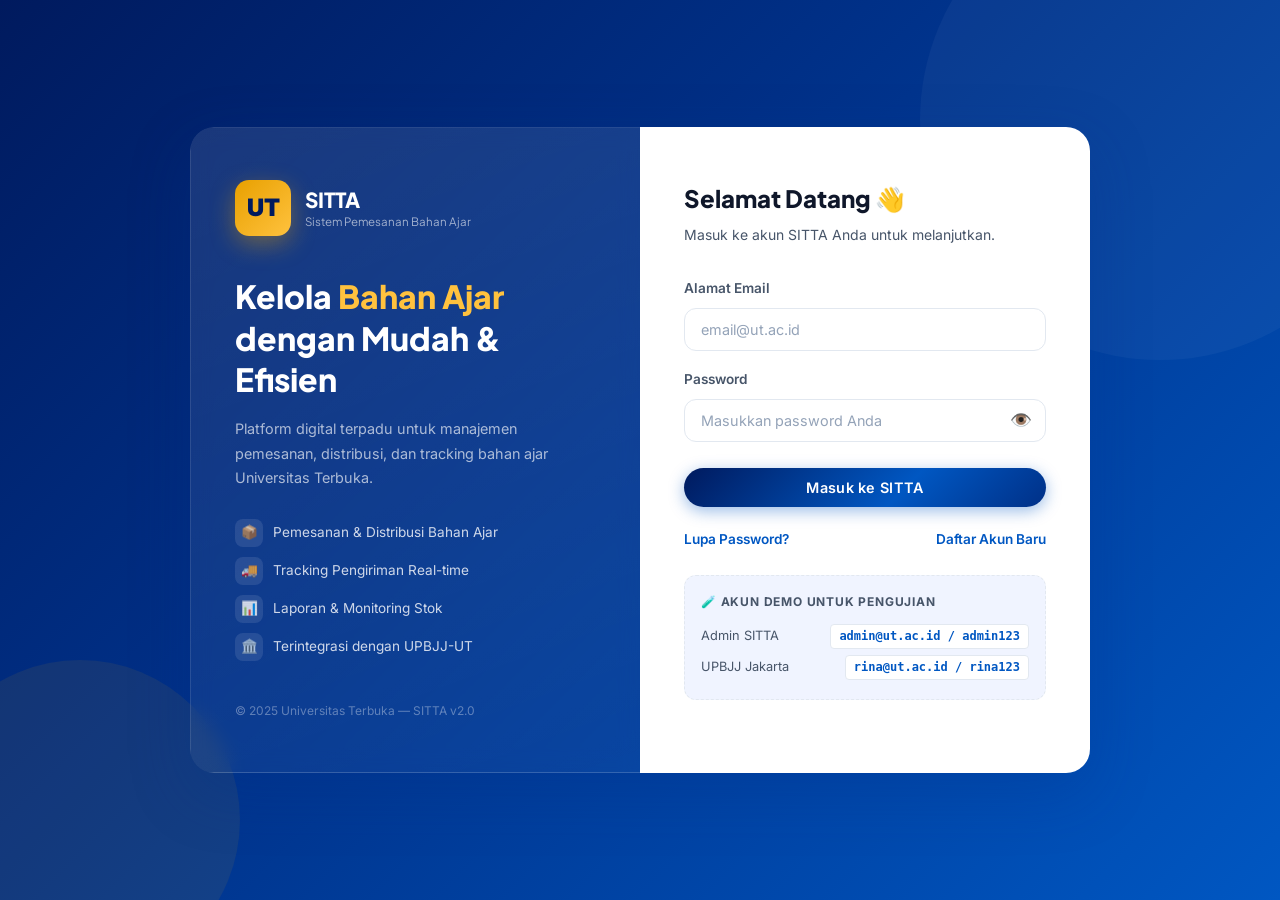
<file: index.html>
<!DOCTYPE html>
<html lang="id">
<head>
  <meta charset="UTF-8">
  <meta name="viewport" content="width=device-width, initial-scale=1.0">
  <meta name="description" content="Login ke SITTA - Sistem Pemesanan Bahan Ajar Universitas Terbuka. Kelola pemesanan modul dan bahan ajar secara digital.">
  <title>Login — SITTA Universitas Terbuka</title>
  <link rel="stylesheet" href="css/style.css">
</head>
<body>

  <!-- ── LOADING OVERLAY ───────────────────────────────── -->
  <div id="loadingOverlay">
    <div class="loading-spinner"></div>
    <p class="loading-teks">Memverifikasi akun...</p>
  </div>

  <!-- ── TOAST CONTAINER ───────────────────────────────── -->
  <div id="toastContainer"></div>

  <!-- ── MODAL: LOGIN GAGAL ─────────────────────────────── -->
  <div id="modalLoginGagal" class="modal-overlay">
    <div class="modal-box modal-tengah">
      <span class="modal-ikon">❌</span>
      <h2 class="modal-judul">Login Gagal</h2>
      <p class="modal-teks">
        Email / password yang Anda masukkan <strong>salah</strong>.<br>
        Periksa kembali dan coba lagi.
      </p>
      <div class="modal-footer">
        <button id="btnTutupLoginGagal" class="btn btn-primer btn-penuh">Coba Lagi</button>
      </div>
    </div>
  </div>

  <!-- ── MODAL: LUPA PASSWORD ───────────────────────────── -->
  <div id="modalLupaPassword" class="modal-overlay">
    <div class="modal-box">
      <div class="modal-header">
        <h2 class="modal-judul">🔑 Lupa Password?</h2>
        <button class="btn-tutup-modal link-teks" data-modal="modalLupaPassword">✕</button>
      </div>
      <p class="modal-teks">
        Hubungi administrator SITTA untuk mereset password Anda. Sertakan email terdaftar saat menghubungi admin.
      </p>
      <div class="form-group">
        <label class="form-label" for="emailReset">Email Terdaftar</label>
        <input type="email" id="emailReset" class="form-input" placeholder="contoh@ut.ac.id">
      </div>
      <div class="modal-footer">
        <button class="btn btn-sekunder btn-tutup-modal" data-modal="modalLupaPassword">Batal</button>
        <button class="btn btn-primer" onclick="tampilkanToast('Permintaan reset password telah dikirim ke email admin.','success'); tutupModal('modalLupaPassword')">Kirim Permintaan</button>
      </div>
    </div>
  </div>

  <!-- ── MODAL: DAFTAR ──────────────────────────────────── -->
  <div id="modalDaftar" class="modal-overlay">
    <div class="modal-box">
      <div class="modal-header">
        <h2 class="modal-judul">📝 Pendaftaran Akun</h2>
        <button class="btn-tutup-modal link-teks" data-modal="modalDaftar">✕</button>
      </div>
      <p class="modal-teks">
        Pendaftaran akun SITTA dilakukan oleh Administrator. Silakan hubungi admin pusat Universitas Terbuka untuk mendapatkan akses.
      </p>
      <div style="background:#EFF6FF; border-radius:12px; padding:16px; margin-bottom:16px;">
        <p style="font-size:0.85rem; color:#1E3A8A; font-weight:500; margin-bottom:6px;">📞 Kontak Administrator</p>
        <p style="font-size:0.85rem; color:#1E40AF;">Email: <strong>admin-sitta@ut.ac.id</strong></p>
        <p style="font-size:0.85rem; color:#1E40AF;">Telp: <strong>(021) 1800-123</strong></p>
      </div>
      <div class="modal-footer">
        <button class="btn btn-primer btn-penuh btn-tutup-modal" data-modal="modalDaftar">Mengerti</button>
      </div>
    </div>
  </div>

  <!-- ══════════════════════════════════════════════════════
       KONTEN HALAMAN LOGIN
       ══════════════════════════════════════════════════════ -->
  <div class="login-page">
    <div class="login-kontainer">

      <!-- PANEL KIRI — Branding -->
      <div class="login-panel-kiri">
        <div>
          <div class="login-logo-area">
            <div class="login-logo">UT</div>
            <div class="login-nama-sistem">
              SITTA
              <small>Sistem Pemesanan Bahan Ajar</small>
            </div>
          </div>

          <div class="login-hero-teks">
            <h1>Kelola <span>Bahan Ajar</span> dengan Mudah &amp; Efisien</h1>
            <p>
              Platform digital terpadu untuk manajemen pemesanan, distribusi, dan
              tracking bahan ajar Universitas Terbuka.
            </p>
            <ul class="login-fitur-list">
              <li>
                <span class="fitur-ikon">📦</span>
                Pemesanan &amp; Distribusi Bahan Ajar
              </li>
              <li>
                <span class="fitur-ikon">🚚</span>
                Tracking Pengiriman Real-time
              </li>
              <li>
                <span class="fitur-ikon">📊</span>
                Laporan &amp; Monitoring Stok
              </li>
              <li>
                <span class="fitur-ikon">🏛️</span>
                Terintegrasi dengan UPBJJ-UT
              </li>
            </ul>
          </div>
        </div>
        <p class="login-footer-teks">
          © 2025 Universitas Terbuka — SITTA v2.0
        </p>
      </div>

      <!-- PANEL KANAN — Form Login -->
      <div class="login-panel-kanan">
        <div class="login-form-header">
          <h2>Selamat Datang 👋</h2>
          <p>Masuk ke akun SITTA Anda untuk melanjutkan.</p>
        </div>

        <form id="formLogin" novalidate>
          <div class="form-group">
            <label class="form-label" for="email">Alamat Email</label>
            <input
              type="email"
              id="email"
              class="form-input"
              placeholder="email@ut.ac.id"
              required
              autocomplete="email"
            >
          </div>

          <div class="form-group">
            <label class="form-label" for="password">Password</label>
            <div class="input-group">
              <input
                type="password"
                id="password"
                class="form-input"
                placeholder="Masukkan password Anda"
                required
                autocomplete="current-password"
              >
              <button type="button" id="togglePassword" class="input-ikon-kanan" title="Tampilkan/sembunyikan password">
                👁️
              </button>
            </div>
          </div>

          <button type="submit" id="btnLogin" class="btn btn-primer btn-penuh" style="margin-top:8px;">
            Masuk ke SITTA
          </button>
        </form>

        <div class="login-actions-bawah">
          <button id="btnLupaPassword" class="link-teks">Lupa Password?</button>
          <button id="btnDaftar" class="link-teks">Daftar Akun Baru</button>
        </div>

        <!-- Info akun demo untuk pengujian -->
        <div class="demo-akun">
          <p class="demo-akun-judul">🧪 Akun Demo untuk Pengujian</p>
          <div class="demo-akun-item">
            <span>Admin SITTA</span>
            <code>admin@ut.ac.id / admin123</code>
          </div>
          <div class="demo-akun-item">
            <span>UPBJJ Jakarta</span>
            <code>rina@ut.ac.id / rina123</code>
          </div>
        </div>
      </div>
    </div>
  </div>

  <script src="js/script.js"></script>
</body>
</html>
</file>
<file: css/style.css>
/* ============================================================
   SITTA — Sistem Pemesanan Bahan Ajar Universitas Terbuka
   css/style.css — Design System & Komponen
   ============================================================ */

/* ── GOOGLE FONTS & RESET ─────────────────────────────────── */
@import url('https://fonts.googleapis.com/css2?family=Inter:wght@300;400;500;600;700;800&family=Plus+Jakarta+Sans:wght@400;600;700;800&display=swap');

*, *::before, *::after {
  margin: 0;
  padding: 0;
  box-sizing: border-box;
}

:root {
  /* Palet Warna Utama */
  --ut-biru: #003087;
  --ut-biru-muda: #0057C2;
  --ut-emas: #E8A000;
  --ut-emas-terang: #FFC23E;
  --aksen-hijau: #10B981;
  --aksen-merah: #EF4444;
  --aksen-oranye: #F97316;
  --aksen-ungu: #8B5CF6;

  /* Background & Surface */
  --bg-utama: #F0F4FF;
  --bg-kartu: #FFFFFF;
  --bg-nav: #001A5E;
  --bg-gradient: linear-gradient(135deg, #001A5E 0%, #0057C2 60%, #003087 100%);

  /* Teks */
  --teks-utama: #0F172A;
  --teks-sekunder: #475569;
  --teks-halus: #94A3B8;
  --teks-putih: #FFFFFF;

  /* Border & Shadow */
  --border: #E2E8F0;
  --border-fokus: #0057C2;
  --shadow-sm: 0 1px 3px rgba(0,0,0,0.08);
  --shadow-md: 0 4px 20px rgba(0,48,135,0.12);
  --shadow-lg: 0 10px 40px rgba(0,48,135,0.18);
  --shadow-xl: 0 20px 60px rgba(0,48,135,0.25);

  /* Radius */
  --radius-sm: 8px;
  --radius-md: 12px;
  --radius-lg: 16px;
  --radius-xl: 24px;
  --radius-full: 9999px;

  /* Transisi */
  --transisi: all 0.25s cubic-bezier(0.4, 0, 0.2, 1);
  --transisi-lambat: all 0.4s cubic-bezier(0.4, 0, 0.2, 1);
}

html { scroll-behavior: smooth; }

body {
  font-family: 'Inter', sans-serif;
  background-color: var(--bg-utama);
  color: var(--teks-utama);
  line-height: 1.6;
  min-height: 100vh;
}

/* ── LOADING OVERLAY ─────────────────────────────────────── */
#loadingOverlay {
  display: none;
  position: fixed;
  inset: 0;
  background: rgba(0,26,94,0.65);
  backdrop-filter: blur(6px);
  z-index: 9999;
  align-items: center;
  justify-content: center;
  flex-direction: column;
  gap: 16px;
}

.loading-spinner {
  width: 52px;
  height: 52px;
  border: 4px solid rgba(255,255,255,0.2);
  border-top-color: var(--ut-emas-terang);
  border-radius: 50%;
  animation: putar 0.8s linear infinite;
}

.loading-teks {
  color: white;
  font-size: 0.95rem;
  font-weight: 500;
  letter-spacing: 0.5px;
}

@keyframes putar {
  to { transform: rotate(360deg); }
}

/* ── TOAST NOTIFIKASI ────────────────────────────────────── */
#toastContainer {
  position: fixed;
  top: 80px;
  right: 20px;
  z-index: 9998;
  display: flex;
  flex-direction: column;
  gap: 10px;
  pointer-events: none;
}

.toast {
  display: flex;
  align-items: center;
  gap: 10px;
  padding: 14px 20px;
  border-radius: var(--radius-md);
  font-size: 0.9rem;
  font-weight: 500;
  box-shadow: var(--shadow-lg);
  transform: translateX(110%);
  opacity: 0;
  transition: var(--transisi-lambat);
  pointer-events: all;
  min-width: 280px;
  max-width: 380px;
}

.toast-visible {
  transform: translateX(0);
  opacity: 1;
}

.toast-success { background: #ECFDF5; border: 1px solid #6EE7B7; color: #064E3B; }
.toast-error   { background: #FEF2F2; border: 1px solid #FCA5A5; color: #7F1D1D; }
.toast-info    { background: #EFF6FF; border: 1px solid #93C5FD; color: #1E3A8A; }

.toast-icon { font-size: 1.1rem; }

/* ── MODAL ───────────────────────────────────────────────── */
.modal-overlay {
  display: none;
  position: fixed;
  inset: 0;
  background: rgba(0, 26, 94, 0.55);
  backdrop-filter: blur(4px);
  z-index: 5000;
  align-items: center;
  justify-content: center;
  padding: 20px;
}

.modal-overlay.modal-aktif {
  display: flex;
  animation: fadeInOverlay 0.2s ease;
}

@keyframes fadeInOverlay {
  from { opacity: 0; }
  to   { opacity: 1; }
}

.modal-box {
  background: var(--bg-kartu);
  border-radius: var(--radius-xl);
  padding: 36px;
  max-width: 460px;
  width: 100%;
  box-shadow: var(--shadow-xl);
  animation: slideUpModal 0.3s cubic-bezier(0.34, 1.56, 0.64, 1);
  position: relative;
}

@keyframes slideUpModal {
  from { opacity: 0; transform: translateY(30px) scale(0.96); }
  to   { opacity: 1; transform: translateY(0) scale(1); }
}

.modal-header {
  display: flex;
  align-items: center;
  justify-content: space-between;
  margin-bottom: 20px;
}

.modal-ikon {
  font-size: 2.5rem;
  margin-bottom: 12px;
  text-align: center;
  display: block;
}

.modal-judul {
  font-family: 'Plus Jakarta Sans', sans-serif;
  font-size: 1.25rem;
  font-weight: 700;
  color: var(--teks-utama);
}

.modal-teks {
  color: var(--teks-sekunder);
  font-size: 0.95rem;
  line-height: 1.7;
  margin-bottom: 24px;
}

.modal-footer {
  display: flex;
  gap: 12px;
  justify-content: flex-end;
  margin-top: 24px;
}

.modal-box.modal-tengah {
  text-align: center;
}

.modal-box.modal-tengah .modal-footer {
  justify-content: center;
}

/* ── TOMBOL ─────────────────────────────────────────────── */
.btn {
  display: inline-flex;
  align-items: center;
  justify-content: center;
  gap: 8px;
  padding: 11px 22px;
  border-radius: var(--radius-full);
  font-size: 0.9rem;
  font-weight: 600;
  font-family: inherit;
  cursor: pointer;
  border: none;
  transition: var(--transisi);
  letter-spacing: 0.3px;
  white-space: nowrap;
}

.btn-primer {
  background: var(--bg-gradient);
  color: white;
  box-shadow: 0 4px 16px rgba(0,87,194,0.4);
}

.btn-primer:hover {
  transform: translateY(-2px);
  box-shadow: 0 6px 24px rgba(0,87,194,0.5);
}

.btn-primer:active { transform: translateY(0); }

.btn-sekunder {
  background: transparent;
  color: var(--teks-sekunder);
  border: 1.5px solid var(--border);
}

.btn-sekunder:hover {
  background: var(--bg-utama);
  border-color: var(--ut-biru-muda);
  color: var(--ut-biru-muda);
}

.btn-bahaya {
  background: var(--aksen-merah);
  color: white;
}

.btn-bahaya:hover {
  background: #DC2626;
  transform: translateY(-2px);
}

.btn-penuh { width: 100%; }

.btn-sm {
  padding: 7px 16px;
  font-size: 0.82rem;
}

.btn-emas {
  background: linear-gradient(135deg, #E8A000, #FFC23E);
  color: #1A0000;
  font-weight: 700;
  box-shadow: 0 4px 16px rgba(232,160,0,0.4);
}

.btn-emas:hover {
  transform: translateY(-2px);
  box-shadow: 0 6px 24px rgba(232,160,0,0.5);
}

/* ── NAVIGASI (shared) ───────────────────────────────────── */
.navbar {
  background: var(--bg-nav);
  padding: 0 24px;
  display: flex;
  align-items: center;
  height: 64px;
  gap: 16px;
  box-shadow: 0 2px 16px rgba(0,0,0,0.3);
  position: sticky;
  top: 0;
  z-index: 1000;
}

.navbar-brand {
  display: flex;
  align-items: center;
  gap: 12px;
  text-decoration: none;
  flex-shrink: 0;
}

.navbar-logo {
  width: 36px;
  height: 36px;
  background: linear-gradient(135deg, var(--ut-emas), var(--ut-emas-terang));
  border-radius: 8px;
  display: flex;
  align-items: center;
  justify-content: center;
  font-weight: 800;
  font-size: 1rem;
  color: var(--bg-nav);
}

.navbar-nama {
  font-family: 'Plus Jakarta Sans', sans-serif;
  font-weight: 700;
  font-size: 1rem;
  color: white;
}

.navbar-nama span {
  color: var(--ut-emas-terang);
}

.nav-links {
  display: flex;
  align-items: center;
  gap: 4px;
  flex: 1;
}

.nav-link {
  display: inline-flex;
  align-items: center;
  gap: 6px;
  padding: 8px 14px;
  border-radius: var(--radius-md);
  color: rgba(255,255,255,0.75);
  text-decoration: none;
  font-size: 0.875rem;
  font-weight: 500;
  transition: var(--transisi);
  white-space: nowrap;
}

.nav-link:hover, .nav-link.aktif {
  background: rgba(255,255,255,0.12);
  color: white;
}

.nav-link.aktif {
  background: rgba(232,160,0,0.2);
  color: var(--ut-emas-terang);
}

/* Dropdown navigasi */
.nav-dropdown {
  position: relative;
}

.dropdown-menu {
  display: none;
  position: absolute;
  top: calc(100% + 8px);
  left: 0;
  background: var(--bg-kartu);
  border-radius: var(--radius-md);
  box-shadow: var(--shadow-lg);
  border: 1px solid var(--border);
  min-width: 220px;
  overflow: hidden;
  z-index: 200;
}

.dropdown-menu.dropdown-aktif {
  display: block;
  animation: fadeInDown 0.2s ease;
}

@keyframes fadeInDown {
  from { opacity: 0; transform: translateY(-8px); }
  to   { opacity: 1; transform: translateY(0); }
}

.dropdown-item {
  display: block;
  padding: 12px 18px;
  color: var(--teks-utama);
  text-decoration: none;
  font-size: 0.875rem;
  font-weight: 500;
  transition: var(--transisi);
}

.dropdown-item:hover {
  background: var(--bg-utama);
  color: var(--ut-biru-muda);
}

/* Info user di navbar */
.navbar-user {
  display: flex;
  align-items: center;
  gap: 10px;
  margin-left: auto;
}

.user-avatar {
  width: 36px;
  height: 36px;
  background: linear-gradient(135deg, var(--ut-emas), var(--ut-emas-terang));
  border-radius: 50%;
  display: flex;
  align-items: center;
  justify-content: center;
  font-size: 0.75rem;
  font-weight: 700;
  color: var(--bg-nav);
  flex-shrink: 0;
}

.user-info { text-align: right; }

.user-nama {
  font-size: 0.82rem;
  font-weight: 600;
  color: white;
  line-height: 1.2;
}

.user-role {
  font-size: 0.72rem;
  color: rgba(255,255,255,0.55);
}

.btn-logout {
  display: flex;
  align-items: center;
  gap: 6px;
  padding: 7px 14px;
  background: rgba(239,68,68,0.15);
  border: 1px solid rgba(239,68,68,0.3);
  color: #FCA5A5;
  border-radius: var(--radius-full);
  font-size: 0.8rem;
  font-weight: 500;
  cursor: pointer;
  transition: var(--transisi);
  font-family: inherit;
}

.btn-logout:hover {
  background: rgba(239,68,68,0.3);
  color: white;
}

/* Mobile menu toggle */
.btn-mobile-menu {
  display: none;
  background: none;
  border: none;
  color: white;
  font-size: 1.4rem;
  cursor: pointer;
  padding: 4px;
  margin-left: auto;
}

/* ── BADGE / CHIP ────────────────────────────────────────── */
.badge {
  display: inline-block;
  padding: 3px 12px;
  border-radius: var(--radius-full);
  font-size: 0.75rem;
  font-weight: 600;
  letter-spacing: 0.3px;
}

.badge-selesai   { background: #ECFDF5; color: #065F46; border: 1px solid #6EE7B7; }
.badge-proses    { background: #FFF7ED; color: #9A3412; border: 1px solid #FDBA74; }
.badge-stok-aman   { background: #ECFDF5; color: #065F46; }
.badge-stok-cukup  { background: #EFF6FF; color: #1E40AF; }
.badge-stok-rendah { background: #FFF7ED; color: #9A3412; }
.badge-stok-habis  { background: #FEF2F2; color: #7F1D1D; }

.chip {
  display: inline-block;
  padding: 4px 10px;
  background: var(--bg-utama);
  border: 1px solid var(--border);
  border-radius: var(--radius-sm);
  font-size: 0.78rem;
  font-weight: 600;
  color: var(--ut-biru-muda);
  font-family: 'Courier New', monospace;
  letter-spacing: 0.5px;
}

.tag-kategori {
  display: inline-block;
  padding: 3px 10px;
  background: linear-gradient(135deg, #EDE9FE, #DDD6FE);
  border-radius: var(--radius-full);
  font-size: 0.75rem;
  font-weight: 600;
  color: #5B21B6;
}

/* ── TABEL ───────────────────────────────────────────────── */
.tabel-wrapper {
  overflow-x: auto;
  border-radius: var(--radius-lg);
  border: 1px solid var(--border);
}

table {
  width: 100%;
  border-collapse: collapse;
  font-size: 0.875rem;
}

thead tr {
  background: var(--bg-utama);
}

thead th {
  padding: 14px 16px;
  text-align: left;
  font-size: 0.75rem;
  font-weight: 700;
  color: var(--teks-sekunder);
  text-transform: uppercase;
  letter-spacing: 0.8px;
  white-space: nowrap;
  border-bottom: 2px solid var(--border);
}

thead th.center, td.center { text-align: center; }

tbody tr {
  border-bottom: 1px solid var(--border);
  transition: var(--transisi);
}

tbody tr:last-child { border-bottom: none; }

tbody tr:hover { background: #F8FAFF; }

td { padding: 14px 16px; color: var(--teks-utama); }

td.bold { font-weight: 600; }

.teks-kosong {
  color: var(--teks-halus);
  padding: 32px !important;
  font-style: italic;
}

/* Animasi baris tabel */
.baris-tabel {
  animation: slideInBaris 0.4s ease both;
}

@keyframes slideInBaris {
  from { opacity: 0; transform: translateX(-12px); }
  to   { opacity: 1; transform: translateX(0); }
}

/* ── FORM / INPUT ────────────────────────────────────────── */
.form-group { margin-bottom: 18px; }

.form-label {
  display: block;
  font-size: 0.85rem;
  font-weight: 600;
  color: var(--teks-sekunder);
  margin-bottom: 8px;
}

.form-input,
.form-select {
  width: 100%;
  padding: 12px 16px;
  border: 1.5px solid var(--border);
  border-radius: var(--radius-md);
  font-size: 0.9rem;
  font-family: inherit;
  color: var(--teks-utama);
  background: var(--bg-kartu);
  transition: var(--transisi);
  outline: none;
  appearance: none;
}

.form-input:focus,
.form-select:focus {
  border-color: var(--border-fokus);
  box-shadow: 0 0 0 3px rgba(0,87,194,0.12);
}

.form-input::placeholder { color: var(--teks-halus); }

.input-group {
  position: relative;
}

.input-group .form-input {
  padding-right: 48px;
}

.input-ikon-kanan {
  position: absolute;
  right: 14px;
  top: 50%;
  transform: translateY(-50%);
  background: none;
  border: none;
  cursor: pointer;
  font-size: 1.1rem;
  color: var(--teks-halus);
  transition: var(--transisi);
}

.input-ikon-kanan:hover { color: var(--teks-utama); }

/* ── KARTU ───────────────────────────────────────────────── */
.kartu {
  background: var(--bg-kartu);
  border-radius: var(--radius-lg);
  box-shadow: var(--shadow-sm);
  border: 1px solid var(--border);
  overflow: hidden;
}

.kartu-header {
  padding: 20px 24px;
  border-bottom: 1px solid var(--border);
  display: flex;
  align-items: center;
  justify-content: space-between;
  gap: 12px;
}

.kartu-judul {
  font-family: 'Plus Jakarta Sans', sans-serif;
  font-size: 1rem;
  font-weight: 700;
  color: var(--teks-utama);
  display: flex;
  align-items: center;
  gap: 8px;
}

.kartu-body { padding: 24px; }

/* ── KONTEN UTAMA ────────────────────────────────────────── */
.konten-utama {
  max-width: 1200px;
  margin: 0 auto;
  padding: 28px 24px;
}

.halaman-header {
  margin-bottom: 28px;
}

.halaman-judul {
  font-family: 'Plus Jakarta Sans', sans-serif;
  font-size: 1.6rem;
  font-weight: 800;
  color: var(--teks-utama);
  line-height: 1.3;
}

.halaman-subjudul {
  color: var(--teks-sekunder);
  font-size: 0.925rem;
  margin-top: 6px;
}

/* Fade in animasi */
.fade-in {
  animation: fadeIn 0.5s ease both;
}

@keyframes fadeIn {
  from { opacity: 0; transform: translateY(16px); }
  to   { opacity: 1; transform: translateY(0); }
}

/* ══════════════════════════════════════════════════════════
   HALAMAN LOGIN (index.html)
   ══════════════════════════════════════════════════════════ */

.login-page {
  min-height: 100vh;
  display: flex;
  align-items: center;
  justify-content: center;
  background: linear-gradient(135deg, #001A5E 0%, #003087 40%, #0057C2 100%);
  padding: 20px;
  position: relative;
  overflow: hidden;
}

/* Dekorasi background geometris */
.login-page::before {
  content: '';
  position: absolute;
  top: -120px;
  right: -120px;
  width: 480px;
  height: 480px;
  border-radius: 50%;
  background: rgba(255,255,255,0.04);
  pointer-events: none;
}

.login-page::after {
  content: '';
  position: absolute;
  bottom: -80px;
  left: -80px;
  width: 320px;
  height: 320px;
  border-radius: 50%;
  background: rgba(232,160,0,0.08);
  pointer-events: none;
}

.login-kontainer {
  display: grid;
  grid-template-columns: 1fr 1fr;
  max-width: 900px;
  width: 100%;
  border-radius: var(--radius-xl);
  overflow: hidden;
  box-shadow: var(--shadow-xl);
  position: relative;
  z-index: 1;
}

/* Panel kiri — branding */
.login-panel-kiri {
  background: linear-gradient(160deg, rgba(255,255,255,0.1), rgba(255,255,255,0.03));
  backdrop-filter: blur(10px);
  border: 1px solid rgba(255,255,255,0.12);
  border-right: none;
  padding: 52px 44px;
  display: flex;
  flex-direction: column;
  justify-content: space-between;
}

.login-logo-area {
  display: flex;
  align-items: center;
  gap: 14px;
  margin-bottom: 40px;
}

.login-logo {
  width: 56px;
  height: 56px;
  background: linear-gradient(135deg, var(--ut-emas), var(--ut-emas-terang));
  border-radius: 14px;
  display: flex;
  align-items: center;
  justify-content: center;
  font-size: 1.5rem;
  font-weight: 900;
  color: var(--bg-nav);
  box-shadow: 0 8px 24px rgba(232,160,0,0.4);
  flex-shrink: 0;
}

.login-nama-sistem {
  font-family: 'Plus Jakarta Sans', sans-serif;
  font-weight: 800;
  font-size: 1.3rem;
  color: white;
  line-height: 1.2;
}

.login-nama-sistem small {
  display: block;
  font-size: 0.72rem;
  font-weight: 400;
  color: rgba(255,255,255,0.6);
  margin-top: 2px;
}

.login-hero-teks {
  flex: 1;
  display: flex;
  flex-direction: column;
  justify-content: center;
}

.login-hero-teks h1 {
  font-family: 'Plus Jakarta Sans', sans-serif;
  font-size: 2rem;
  font-weight: 800;
  color: white;
  line-height: 1.3;
  margin-bottom: 16px;
}

.login-hero-teks h1 span {
  color: var(--ut-emas-terang);
}

.login-hero-teks p {
  color: rgba(255,255,255,0.65);
  font-size: 0.9rem;
  line-height: 1.7;
}

.login-fitur-list {
  list-style: none;
  margin-top: 28px;
  display: flex;
  flex-direction: column;
  gap: 10px;
}

.login-fitur-list li {
  display: flex;
  align-items: center;
  gap: 10px;
  color: rgba(255,255,255,0.8);
  font-size: 0.85rem;
}

.fitur-ikon {
  width: 28px;
  height: 28px;
  background: rgba(255,255,255,0.1);
  border-radius: 8px;
  display: flex;
  align-items: center;
  justify-content: center;
  font-size: 0.85rem;
  flex-shrink: 0;
}

.login-footer-teks {
  margin-top: 40px;
  font-size: 0.75rem;
  color: rgba(255,255,255,0.35);
}

/* Panel kanan — form */
.login-panel-kanan {
  background: var(--bg-kartu);
  padding: 52px 44px;
}

.login-form-header {
  margin-bottom: 32px;
}

.login-form-header h2 {
  font-family: 'Plus Jakarta Sans', sans-serif;
  font-size: 1.5rem;
  font-weight: 800;
  color: var(--teks-utama);
  margin-bottom: 6px;
}

.login-form-header p {
  color: var(--teks-sekunder);
  font-size: 0.875rem;
}

.login-actions-bawah {
  display: flex;
  align-items: center;
  justify-content: space-between;
  margin-top: 24px;
  gap: 12px;
  flex-wrap: wrap;
}

.link-teks {
  color: var(--ut-biru-muda);
  font-size: 0.85rem;
  font-weight: 600;
  text-decoration: none;
  background: none;
  border: none;
  cursor: pointer;
  font-family: inherit;
  padding: 0;
  transition: var(--transisi);
}

.link-teks:hover {
  color: var(--ut-biru);
  text-decoration: underline;
}

/* Akun demo */
.demo-akun {
  margin-top: 28px;
  padding: 16px;
  background: var(--bg-utama);
  border-radius: var(--radius-md);
  border: 1px dashed var(--border);
}

.demo-akun-judul {
  font-size: 0.75rem;
  font-weight: 700;
  color: var(--teks-sekunder);
  text-transform: uppercase;
  letter-spacing: 0.8px;
  margin-bottom: 10px;
}

.demo-akun-item {
  display: flex;
  justify-content: space-between;
  align-items: center;
  font-size: 0.8rem;
  color: var(--teks-sekunder);
  padding: 3px 0;
}

.demo-akun-item code {
  background: white;
  padding: 2px 8px;
  border-radius: 4px;
  font-size: 0.75rem;
  color: var(--ut-biru-muda);
  font-weight: 600;
  border: 1px solid var(--border);
}

/* ══════════════════════════════════════════════════════════
   HALAMAN DASHBOARD (dashboard.html)
   ══════════════════════════════════════════════════════════ */

.hero-dashboard {
  background: var(--bg-gradient);
  padding: 32px 24px;
  color: white;
  position: relative;
  overflow: hidden;
}

.hero-dashboard::before {
  content: '';
  position: absolute;
  top: -60px;
  right: -60px;
  width: 300px;
  height: 300px;
  border-radius: 50%;
  background: rgba(255,255,255,0.05);
  pointer-events: none;
}

.hero-inner {
  max-width: 1200px;
  margin: 0 auto;
  display: flex;
  align-items: center;
  justify-content: space-between;
  gap: 24px;
  position: relative;
  z-index: 1;
}

.hero-teks h1 {
  font-family: 'Plus Jakarta Sans', sans-serif;
  font-size: 1.75rem;
  font-weight: 800;
  line-height: 1.3;
  margin-bottom: 8px;
}

.hero-teks h1 span { color: var(--ut-emas-terang); }

.hero-teks p {
  color: rgba(255,255,255,0.7);
  font-size: 0.9rem;
}

.jam-widget {
  background: rgba(255,255,255,0.1);
  border: 1px solid rgba(255,255,255,0.15);
  border-radius: var(--radius-lg);
  padding: 16px 24px;
  text-align: center;
  backdrop-filter: blur(10px);
  flex-shrink: 0;
}

.jam-angka {
  font-family: 'Plus Jakarta Sans', sans-serif;
  font-size: 1.8rem;
  font-weight: 800;
  color: white;
  letter-spacing: 2px;
}

.jam-label {
  font-size: 0.72rem;
  color: rgba(255,255,255,0.55);
  margin-top: 4px;
  text-transform: uppercase;
  letter-spacing: 1px;
}

/* Kartu statistik */
.grid-stat {
  display: grid;
  grid-template-columns: repeat(4, 1fr);
  gap: 16px;
  margin-bottom: 24px;
}

.kartu-stat {
  background: var(--bg-kartu);
  border-radius: var(--radius-lg);
  padding: 22px;
  display: flex;
  align-items: center;
  gap: 16px;
  border: 1px solid var(--border);
  box-shadow: var(--shadow-sm);
  transition: var(--transisi);
}

.kartu-stat:hover {
  transform: translateY(-3px);
  box-shadow: var(--shadow-md);
}

.stat-ikon {
  width: 52px;
  height: 52px;
  border-radius: var(--radius-md);
  display: flex;
  align-items: center;
  justify-content: center;
  font-size: 1.5rem;
  flex-shrink: 0;
}

.stat-ikon.biru   { background: #EFF6FF; }
.stat-ikon.hijau  { background: #ECFDF5; }
.stat-ikon.emas   { background: #FFFBEB; }
.stat-ikon.ungu   { background: #F5F3FF; }

.stat-angka {
  font-family: 'Plus Jakarta Sans', sans-serif;
  font-size: 1.6rem;
  font-weight: 800;
  color: var(--teks-utama);
  line-height: 1;
}

.stat-label {
  font-size: 0.8rem;
  color: var(--teks-sekunder);
  margin-top: 4px;
}

/* Menu cepat */
.grid-menu {
  display: grid;
  grid-template-columns: repeat(3, 1fr);
  gap: 16px;
  margin-bottom: 24px;
}

.menu-kartu {
  background: var(--bg-kartu);
  border-radius: var(--radius-lg);
  padding: 24px;
  text-decoration: none;
  border: 1px solid var(--border);
  box-shadow: var(--shadow-sm);
  transition: var(--transisi);
  display: flex;
  flex-direction: column;
  align-items: flex-start;
  gap: 12px;
  position: relative;
  overflow: hidden;
}

.menu-kartu::before {
  content: '';
  position: absolute;
  inset: 0;
  background: linear-gradient(135deg, transparent, rgba(0,87,194,0.04));
  opacity: 0;
  transition: var(--transisi);
}

.menu-kartu:hover {
  transform: translateY(-4px);
  box-shadow: var(--shadow-md);
  border-color: var(--ut-biru-muda);
}

.menu-kartu:hover::before { opacity: 1; }

.menu-kartu-ikon {
  width: 52px;
  height: 52px;
  border-radius: var(--radius-md);
  display: flex;
  align-items: center;
  justify-content: center;
  font-size: 1.5rem;
}

.menu-kartu h3 {
  font-family: 'Plus Jakarta Sans', sans-serif;
  font-size: 0.95rem;
  font-weight: 700;
  color: var(--teks-utama);
}

.menu-kartu p {
  font-size: 0.8rem;
  color: var(--teks-sekunder);
  line-height: 1.5;
}

.menu-kartu-panah {
  font-size: 1.1rem;
  color: var(--teks-halus);
  transition: var(--transisi);
  margin-top: auto;
}

.menu-kartu:hover .menu-kartu-panah {
  color: var(--ut-biru-muda);
  transform: translateX(4px);
}

/* ══════════════════════════════════════════════════════════
   HALAMAN TRACKING (tracking.html)
   ══════════════════════════════════════════════════════════ */

.tracking-hero {
  background: var(--bg-gradient);
  padding: 36px 24px;
  color: white;
}

.tracking-hero-inner {
  max-width: 720px;
  margin: 0 auto;
  text-align: center;
}

.tracking-hero h1 {
  font-family: 'Plus Jakarta Sans', sans-serif;
  font-size: 1.8rem;
  font-weight: 800;
  margin-bottom: 10px;
}

.tracking-hero p {
  color: rgba(255,255,255,0.7);
  margin-bottom: 28px;
  font-size: 0.95rem;
}

.form-tracking-box {
  display: flex;
  gap: 12px;
  background: rgba(255,255,255,0.1);
  border: 1px solid rgba(255,255,255,0.2);
  padding: 8px;
  border-radius: var(--radius-full);
  backdrop-filter: blur(10px);
}

.form-tracking-box .form-input {
  background: transparent;
  border: none;
  color: white;
  padding: 10px 16px;
  font-size: 0.95rem;
  flex: 1;
  border-radius: var(--radius-full);
}

.form-tracking-box .form-input::placeholder { color: rgba(255,255,255,0.5); }
.form-tracking-box .form-input:focus { box-shadow: none; }

/* Contoh nomor DO */
.contoh-do-list {
  display: flex;
  align-items: center;
  justify-content: center;
  gap: 10px;
  margin-top: 16px;
  flex-wrap: wrap;
}

.contoh-do-label {
  font-size: 0.78rem;
  color: rgba(255,255,255,0.5);
}

.contoh-do {
  display: inline-block;
  padding: 4px 12px;
  background: rgba(255,255,255,0.1);
  border: 1px solid rgba(255,255,255,0.2);
  border-radius: var(--radius-full);
  font-size: 0.78rem;
  color: var(--ut-emas-terang);
  cursor: pointer;
  transition: var(--transisi);
  font-family: 'Courier New', monospace;
  font-weight: 600;
}

.contoh-do:hover {
  background: rgba(255,255,255,0.2);
}

/* Hasil tracking */
#hasilTracking { display: none; }

.track-info-grid {
  display: grid;
  grid-template-columns: 1fr 1fr;
  gap: 16px;
  margin-bottom: 24px;
}

.track-info-item {
  background: var(--bg-utama);
  border-radius: var(--radius-md);
  padding: 16px;
}

.track-info-label {
  font-size: 0.75rem;
  font-weight: 700;
  color: var(--teks-halus);
  text-transform: uppercase;
  letter-spacing: 0.8px;
  margin-bottom: 6px;
}

.track-info-nilai {
  font-size: 0.95rem;
  font-weight: 600;
  color: var(--teks-utama);
}

.track-status-label {
  display: inline-block;
  padding: 4px 14px;
  border-radius: var(--radius-full);
  font-size: 0.8rem;
  font-weight: 700;
}

.status-delivered  { background: #ECFDF5; color: #064E3B; border: 1px solid #6EE7B7; }
.status-transit    { background: #FFF7ED; color: #7C2D12; border: 1px solid #FDBA74; }
.status-processing { background: #EFF6FF; color: #1E3A8A; border: 1px solid #93C5FD; }

.badge-status-besar {
  display: inline-block;
  padding: 6px 18px;
  border-radius: var(--radius-full);
  font-size: 0.875rem;
  font-weight: 700;
}

/* Progress bar */
.progress-area {
  margin-bottom: 28px;
}

.progress-header {
  display: flex;
  align-items: center;
  justify-content: space-between;
  margin-bottom: 10px;
  font-size: 0.85rem;
  font-weight: 600;
  color: var(--teks-sekunder);
}

.progress-track {
  height: 10px;
  background: var(--bg-utama);
  border-radius: var(--radius-full);
  overflow: hidden;
  border: 1px solid var(--border);
}

.progress-bar {
  height: 100%;
  background: linear-gradient(90deg, var(--ut-biru-muda), var(--aksen-hijau));
  border-radius: var(--radius-full);
  width: 0%;
  transition: width 1s cubic-bezier(0.4, 0, 0.2, 1);
}

/* Timeline */
.timeline {
  display: flex;
  flex-direction: column;
  gap: 0;
}

.timeline-item {
  display: flex;
  gap: 16px;
  position: relative;
  padding-bottom: 20px;
  animation: fadeIn 0.4s ease both;
}

.timeline-item:last-child { padding-bottom: 0; }

.timeline-item:not(:last-child) .timeline-dot::after {
  content: '';
  position: absolute;
  left: 11px;
  top: 24px;
  bottom: 0;
  width: 2px;
  background: var(--border);
}

.timeline-selesai .timeline-dot::after { background: var(--aksen-hijau) !important; }

.timeline-dot {
  position: relative;
  flex-shrink: 0;
  width: 24px;
  display: flex;
  align-items: flex-start;
  padding-top: 2px;
}

.timeline-dot-inner {
  width: 20px;
  height: 20px;
  border-radius: 50%;
  display: block;
  flex-shrink: 0;
  position: relative;
  z-index: 1;
}

.timeline-selesai .timeline-dot-inner {
  background: var(--aksen-hijau);
  box-shadow: 0 0 0 4px rgba(16,185,129,0.15);
}

.timeline-pending .timeline-dot-inner {
  background: white;
  border: 2px solid var(--border);
}

.timeline-konten { flex: 1; }

.timeline-waktu {
  font-size: 0.75rem;
  font-weight: 700;
  color: var(--teks-halus);
  text-transform: uppercase;
  letter-spacing: 0.5px;
  margin-bottom: 4px;
}

.timeline-keterangan {
  font-size: 0.875rem;
  color: var(--teks-sekunder);
  line-height: 1.6;
}

.timeline-selesai .timeline-keterangan { color: var(--teks-utama); }

/* Pesan tidak ditemukan */
#pesanTidakDitemukan {
  display: none;
  flex-direction: column;
  align-items: center;
  text-align: center;
  padding: 48px 24px;
  gap: 12px;
}

.pesan-tidak-ditemukan-ikon { font-size: 3rem; }

.pesan-tidak-ditemukan-judul {
  font-family: 'Plus Jakarta Sans', sans-serif;
  font-size: 1.1rem;
  font-weight: 700;
  color: var(--teks-utama);
}

.pesan-tidak-ditemukan-teks {
  color: var(--teks-sekunder);
  font-size: 0.875rem;
}

/* ══════════════════════════════════════════════════════════
   HALAMAN STOK (stok.html)
   ══════════════════════════════════════════════════════════ */

.stok-toolbar {
  display: flex;
  align-items: center;
  justify-content: space-between;
  gap: 16px;
  flex-wrap: wrap;
}

.stok-cari-wrapper {
  position: relative;
  flex: 1;
  min-width: 220px;
  max-width: 380px;
}

.stok-cari-wrapper .form-input {
  padding-left: 40px;
}

.stok-cari-ikon {
  position: absolute;
  left: 14px;
  top: 50%;
  transform: translateY(-50%);
  font-size: 0.95rem;
  color: var(--teks-halus);
  pointer-events: none;
}

.stok-counter {
  font-size: 0.8rem;
  color: var(--teks-halus);
  font-weight: 500;
}

/* Form tambah stok dalam modal */
.form-grid-2 {
  display: grid;
  grid-template-columns: 1fr 1fr;
  gap: 14px;
}

/* ══════════════════════════════════════════════════════════
   RESPONSIVITAS
   ══════════════════════════════════════════════════════════ */

@media (max-width: 900px) {
  .login-kontainer {
    grid-template-columns: 1fr;
    max-width: 440px;
  }
  .login-panel-kiri { display: none; }
  .login-panel-kanan { padding: 40px 32px; }

  .grid-stat { grid-template-columns: repeat(2, 1fr); }
  .grid-menu { grid-template-columns: 1fr 1fr; }

  .track-info-grid { grid-template-columns: 1fr; }
}

@media (max-width: 768px) {
  .navbar { padding: 0 16px; }

  .nav-links {
    display: none;
    position: absolute;
    top: 64px;
    left: 0;
    right: 0;
    background: var(--bg-nav);
    flex-direction: column;
    padding: 12px;
    gap: 4px;
    border-top: 1px solid rgba(255,255,255,0.1);
    z-index: 999;
  }

  .nav-links.nav-mobile-aktif { display: flex; }

  .nav-link { width: 100%; }

  .navbar-user { gap: 6px; }
  .user-info { display: none; }

  .btn-mobile-menu { display: block; }

  .konten-utama { padding: 20px 16px; }

  .grid-stat { grid-template-columns: 1fr 1fr; }
  .grid-menu { grid-template-columns: 1fr; }

  .hero-inner { flex-direction: column; text-align: center; }
  .jam-widget { align-self: stretch; }

  .form-tracking-box {
    flex-direction: column;
    border-radius: var(--radius-lg);
    padding: 12px;
  }

  .form-tracking-box .form-input {
    border-bottom: 1px solid rgba(255,255,255,0.2);
    border-radius: 0;
    padding-bottom: 12px;
    margin-bottom: 4px;
  }

  .form-grid-2 { grid-template-columns: 1fr; }

  .modal-box { padding: 28px 20px; }

  .modal-footer { flex-direction: column-reverse; }
  .modal-footer .btn { width: 100%; }
}

@media (max-width: 480px) {
  .grid-stat { grid-template-columns: 1fr; }
  .halaman-judul { font-size: 1.3rem; }

  .tracking-hero h1 { font-size: 1.4rem; }

  .stok-toolbar { flex-direction: column; align-items: stretch; }
  .stok-cari-wrapper { max-width: 100%; }
}
</file>
